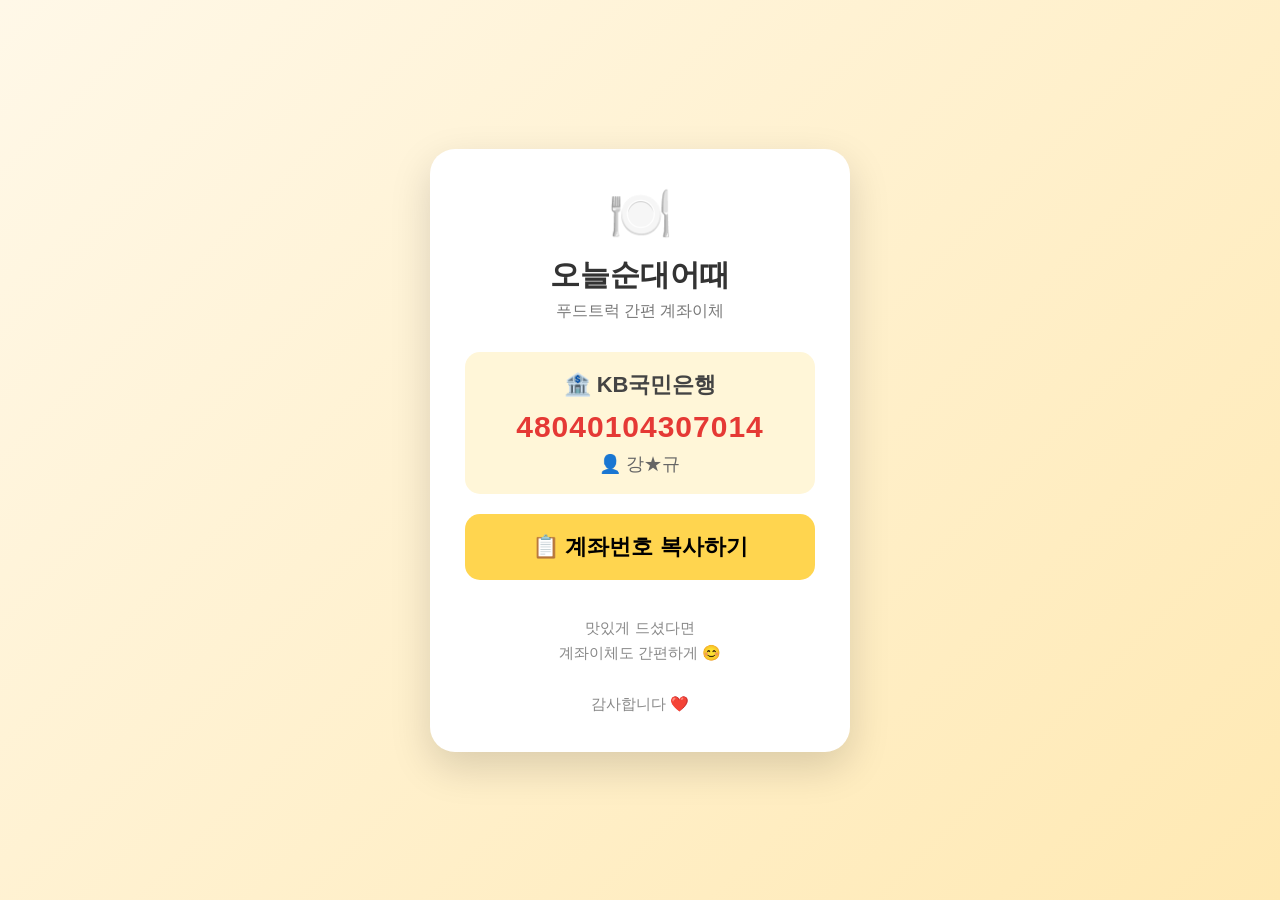
<file: Foodtruck/index.html>
<!DOCTYPE html>
<html lang="ko">
<head>
<meta charset="UTF-8">
<meta name="viewport" content="width=device-width, initial-scale=1.0">
<title>오늘순대어때 - 계좌이체</title>

<style>

*{
margin:0;
padding:0;
box-sizing:border-box;
font-family:"Pretendard","Noto Sans KR",sans-serif;
}

body{

background:linear-gradient(135deg,#FFF8E8,#FFE9B3);

display:flex;

justify-content:center;

align-items:center;

min-height:100vh;

padding:20px;

}

.card{

background:#fff;

width:100%;

max-width:420px;

border-radius:25px;

padding:35px;

box-shadow:0 15px 40px rgba(0,0,0,.15);

text-align:center;

}

.logo{

font-size:52px;

margin-bottom:10px;

}

.title{

font-size:30px;

font-weight:800;

color:#333;

margin-bottom:5px;

}

.sub{

color:#777;

margin-bottom:30px;

}

.bank{

background:#FFF6D8;

padding:18px;

border-radius:15px;

margin-bottom:20px;

}

.bankname{

font-size:22px;

font-weight:700;

color:#444;

margin-bottom:10px;

}

.account{

font-size:30px;

font-weight:900;

color:#E53935;

letter-spacing:1px;

margin-bottom:8px;

word-break:break-all;

}

.owner{

font-size:18px;

color:#666;

}

button{

width:100%;

padding:18px;

font-size:22px;

font-weight:bold;

background:#FFD54F;

border:none;

border-radius:15px;

cursor:pointer;

transition:.2s;

}

button:hover{

transform:scale(1.03);

}

button:active{

transform:scale(.97);

}

.msg{

margin-top:20px;

font-size:18px;

font-weight:bold;

color:#2E7D32;

display:none;

}

.footer{

margin-top:35px;

font-size:15px;

color:#888;

line-height:1.7;

}

</style>

</head>

<body>

<div class="card">

<div class="logo">🍽️</div>

<div class="title">
오늘순대어때
</div>

<div class="sub">
푸드트럭 간편 계좌이체
</div>

<div class="bank">

<div class="bankname">
🏦 KB국민은행
</div>

<div class="account" id="acc">
48040104307014
</div>

<div class="owner">
👤 강★규
</div>

</div>

<button onclick="copyAccount()">
📋 계좌번호 복사하기
</button>

<div class="msg" id="msg">
✅ 계좌번호가 복사되었습니다.
</div>

<div class="footer">

맛있게 드셨다면<br>

계좌이체도 간편하게 😊<br><br>

감사합니다 ❤️

</div>

</div>

<script>

function copyAccount(){

navigator.clipboard.writeText("48040104307014");

document.getElementById("msg").style.display="block";

setTimeout(function(){

document.getElementById("msg").style.display="none";

},2500);

}

</script>

</body>

</html>
</file>
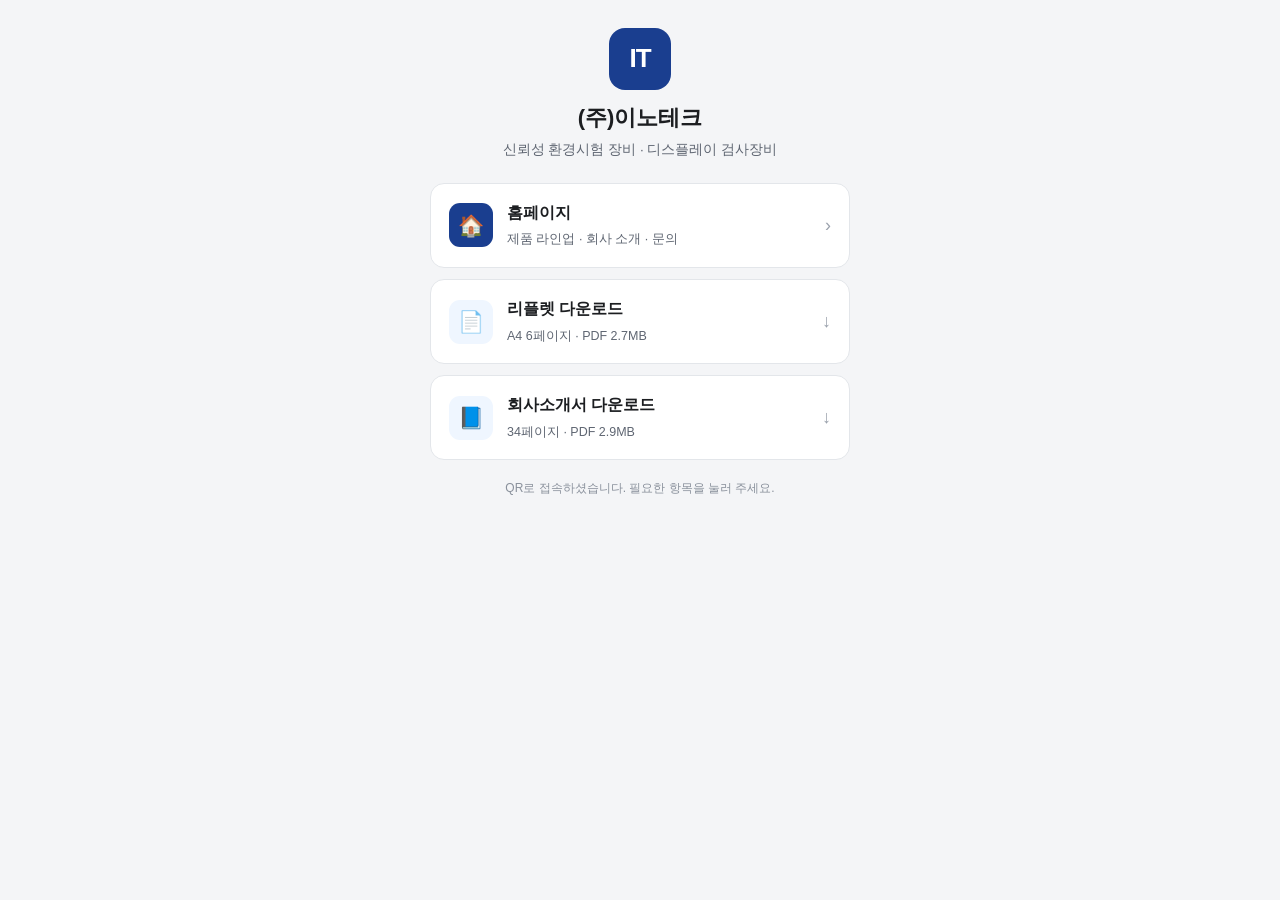
<file: innotech/index.html>
<!DOCTYPE html>
<html lang="ko">
<head>
<meta charset="UTF-8">
<meta name="viewport" content="width=device-width, initial-scale=1.0">
<meta name="robots" content="noindex,nofollow">
<title>(주)이노테크 안내</title>
<!-- QR 하나로 홈페이지·리플렛·영상을 안내한다.
     링크가 바뀌면 이 파일의 주소만 고치면 되고, 명패·스티커는 그대로 쓴다.
     홍보영상 링크가 정해지면 VIDEO_URL 자리에 넣고 아래 영상 버튼의 hidden 을 지운다. -->
<style>
* { box-sizing: border-box; margin: 0; padding: 0; }
body {
  font-family: "Pretendard", "Malgun Gothic", "Apple SD Gothic Neo", sans-serif;
  background: #f4f5f7; color: #1c1e21; line-height: 1.6;
  -webkit-font-smoothing: antialiased;
  display: flex; justify-content: center; padding: 28px 16px 48px;
}
.wrap { width: 100%; max-width: 420px; }
.head { text-align: center; margin-bottom: 22px; }
.logo {
  display: inline-flex; align-items: center; justify-content: center;
  width: 62px; height: 62px; border-radius: 16px;
  background: #1A3E8F; color: #fff; font-size: 26px; font-weight: 800;
  letter-spacing: -1px; margin-bottom: 10px;
}
h1 { font-size: 22px; font-weight: 800; }
.tag { font-size: 13.5px; color: #5f6672; margin-top: 4px; }

.card {
  display: block; text-decoration: none; color: inherit;
  background: #fff; border: 1px solid #e3e6ea; border-radius: 14px;
  padding: 16px 18px; margin-bottom: 11px;
  display: flex; align-items: center; gap: 14px;
}
.card:active { transform: scale(0.99); }
.ico {
  flex: 0 0 44px; height: 44px; border-radius: 11px;
  display: flex; align-items: center; justify-content: center; font-size: 21px;
  background: #EFF6FF;
}
.card.primary .ico { background: #1A3E8F; }
.t { flex: 1; min-width: 0; }
.t b { display: block; font-size: 16px; font-weight: 700; }
.t span { font-size: 12.5px; color: #5f6672; }
.arrow { color: #9aa1ac; font-size: 18px; }

.note {
  margin-top: 18px; font-size: 12px; color: #8a919c; text-align: center; line-height: 1.7;
}
[hidden] { display: none !important; }
</style>
</head>
<body>
<div class="wrap">

  <div class="head">
    <div class="logo">IT</div>
    <h1>(주)이노테크</h1>
    <p class="tag">신뢰성 환경시험 장비 · 디스플레이 검사장비</p>
  </div>

  <a class="card primary" href="http://www.innotech2013.com">
    <div class="ico">🏠</div>
    <div class="t"><b>홈페이지</b><span>제품 라인업 · 회사 소개 · 문의</span></div>
    <div class="arrow">›</div>
  </a>

  <a class="card" href="innotech-leaflet.pdf" download="이노테크_리플렛.pdf">
    <div class="ico">📄</div>
    <div class="t"><b>리플렛 다운로드</b><span>A4 6페이지 · PDF 2.7MB</span></div>
    <div class="arrow">↓</div>
  </a>

  <a class="card" href="innotech-profile.pdf" download="이노테크_회사소개서.pdf">
    <div class="ico">📘</div>
    <div class="t"><b>회사소개서 다운로드</b><span>34페이지 · PDF 2.9MB</span></div>
    <div class="arrow">↓</div>
  </a>

  <!-- 홍보영상: 링크가 정해지면 href 를 채우고 hidden 을 지운다 -->
  <a class="card" id="video" href="VIDEO_URL" hidden>
    <div class="ico">▶️</div>
    <div class="t"><b>회사 홍보영상</b><span>재생하기</span></div>
    <div class="arrow">›</div>
  </a>

  <p class="note">
    QR로 접속하셨습니다. 필요한 항목을 눌러 주세요.
  </p>

</div>
</body>
</html>
</file>
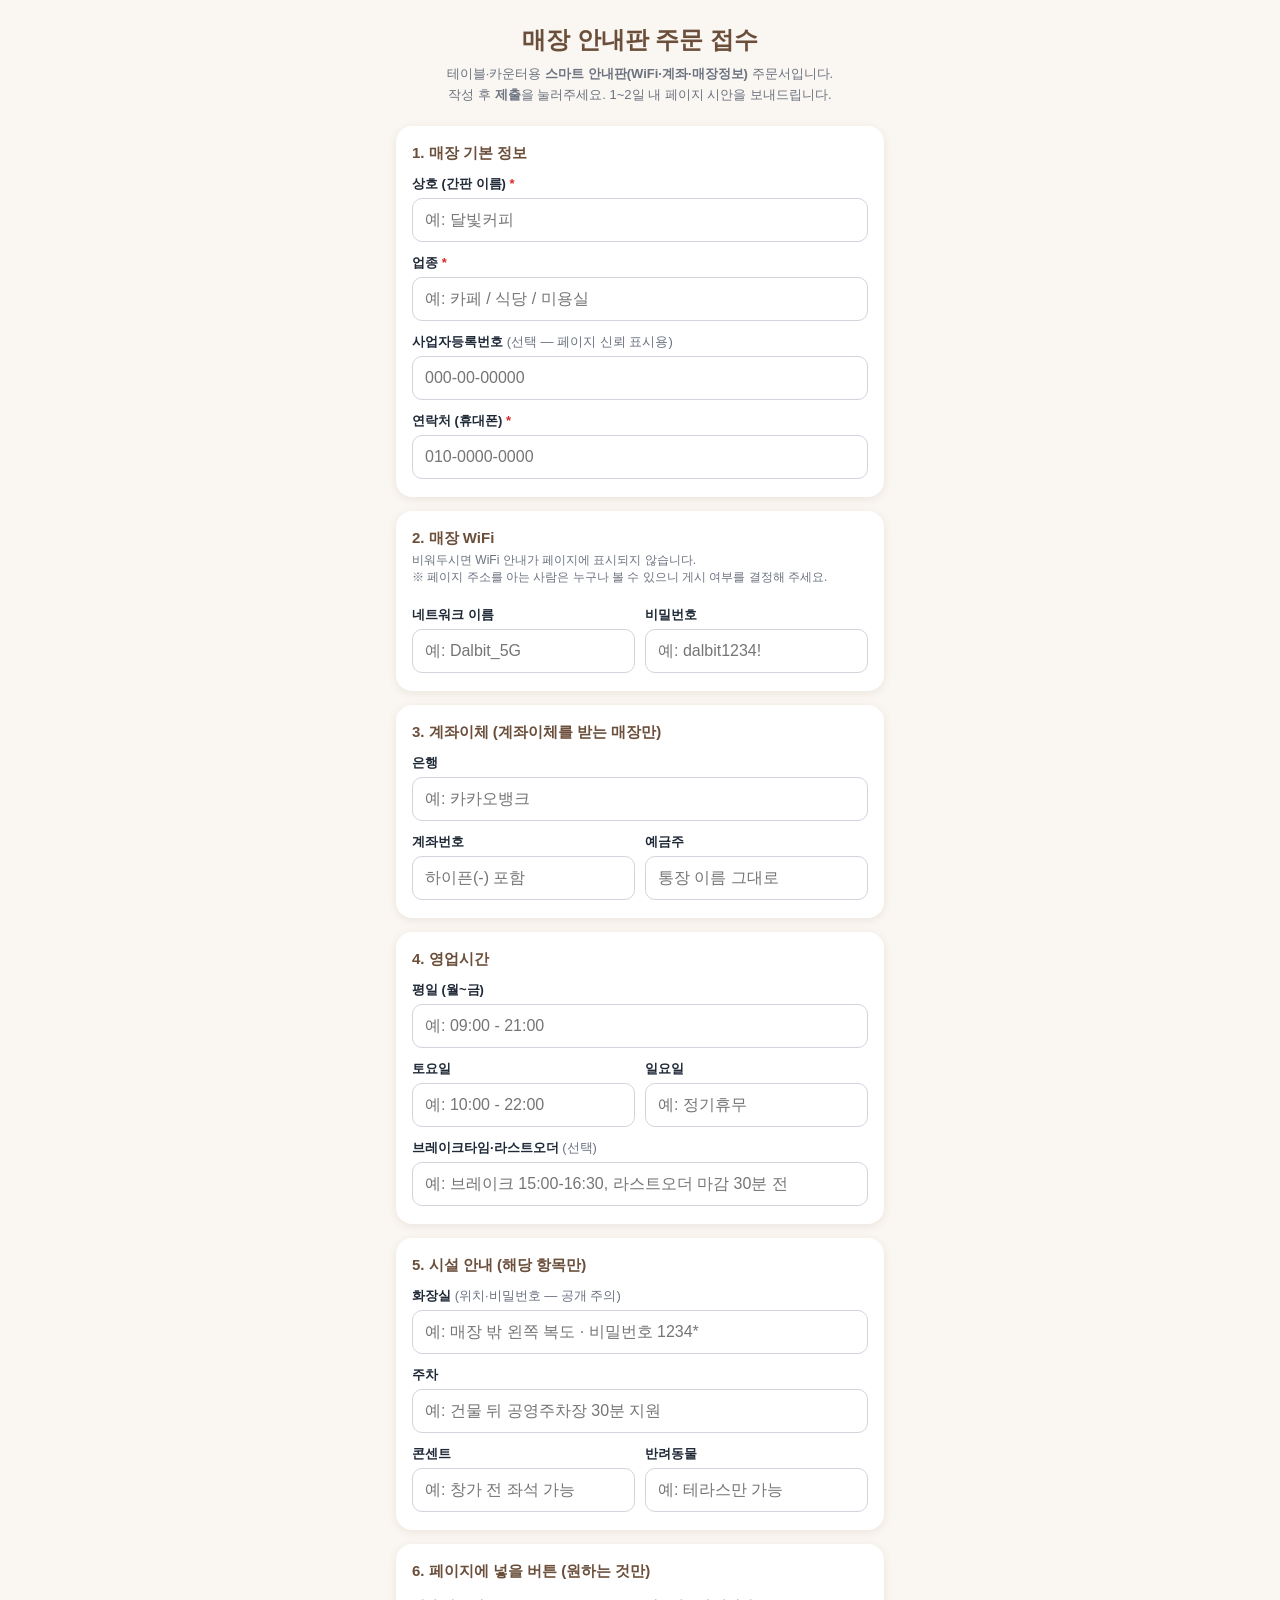
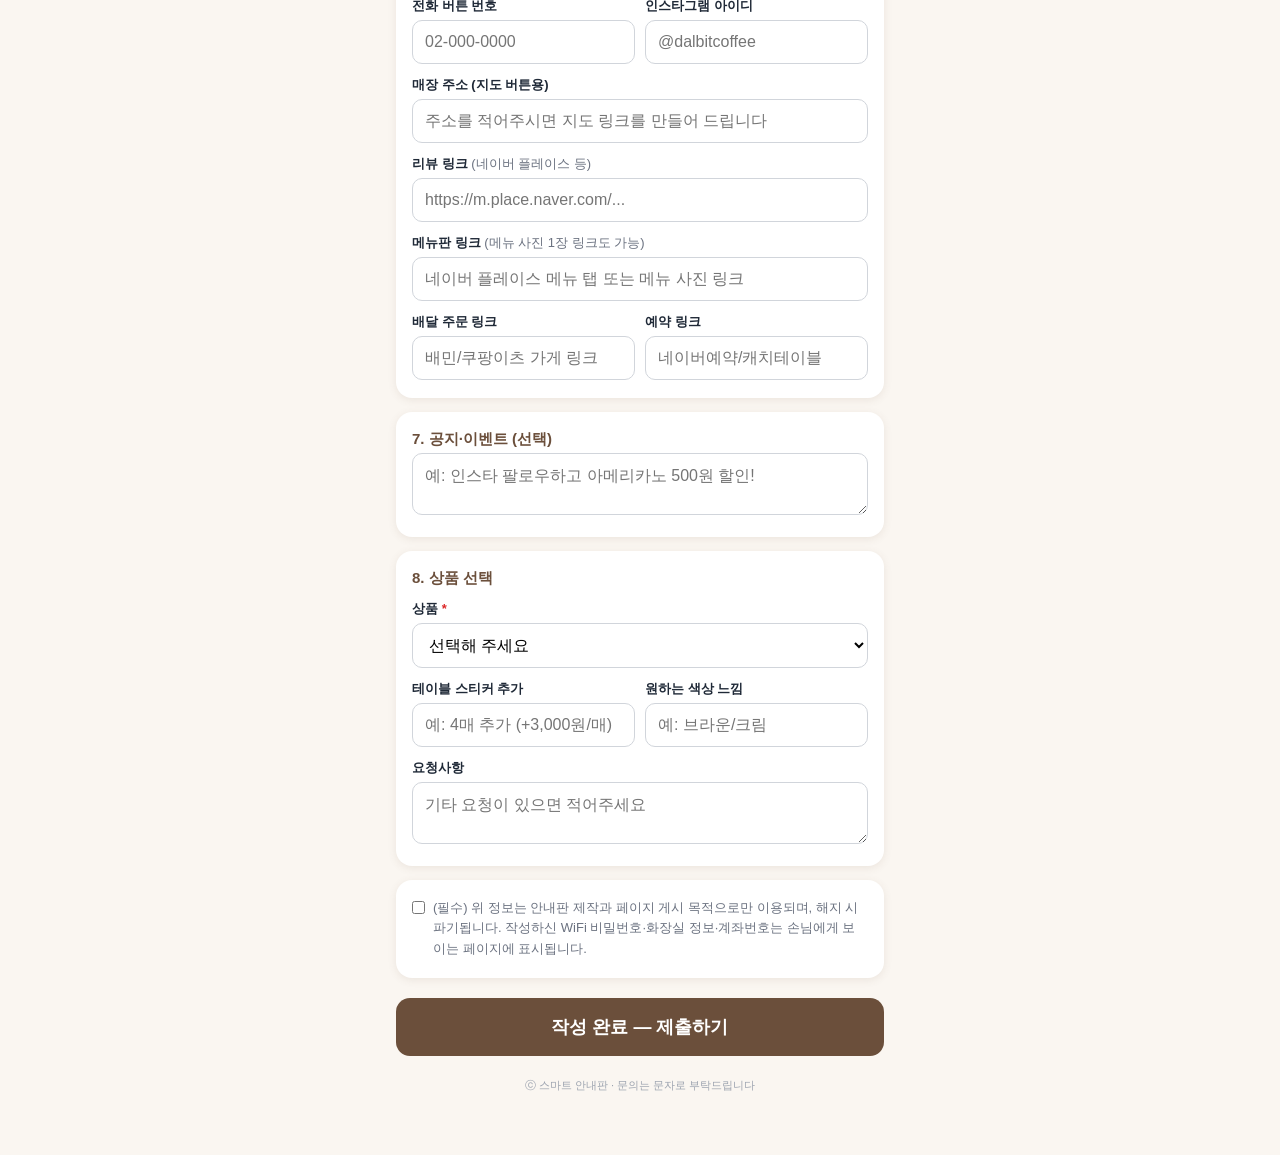
<file: order/index.html>
<!DOCTYPE html>
<html lang="ko">
<head>
<meta charset="UTF-8">
<meta name="viewport" content="width=device-width, initial-scale=1.0">
<title>매장 안내판 주문 접수</title>
<style>
  :root { --brand:#6B4F3B; --brand-dark:#55402F; --ink:#1F2937; --sub:#6B7280;
          --bg:#FAF6F1; --card:#FFFFFF; --ok:#16A34A; --warn:#DC2626; }
  * { margin:0; padding:0; box-sizing:border-box; }
  body { font-family:-apple-system,BlinkMacSystemFont,"Malgun Gothic","Noto Sans KR",sans-serif;
         background:var(--bg); color:var(--ink); max-width:520px; margin:0 auto; padding:24px 16px 60px; }
  h1 { font-size:24px; text-align:center; color:var(--brand); }
  .sub { text-align:center; font-size:13px; color:var(--sub); margin:8px 0 20px; line-height:1.6; }
  .section { background:var(--card); border-radius:16px; padding:18px 16px; margin-bottom:14px;
             box-shadow:0 2px 8px rgba(107,79,59,.10); }
  .section h2 { font-size:15px; color:var(--brand); margin-bottom:4px; }
  .section .desc { font-size:12px; color:var(--sub); margin-bottom:8px; }
  label { display:block; font-size:13px; font-weight:700; margin:12px 0 5px; }
  label .req { color:var(--warn); }
  label .opt { color:var(--sub); font-weight:400; }
  input, select, textarea { width:100%; padding:12px; font-size:16px; border:1.5px solid #D1D5DB;
    border-radius:10px; background:#fff; font-family:inherit; }
  input:focus, select:focus, textarea:focus { outline:none; border-color:var(--brand); }
  .grid2 { display:grid; grid-template-columns:1fr 1fr; gap:0 10px; }
  .agree { display:flex; gap:8px; align-items:flex-start; font-size:12.5px; color:var(--sub); line-height:1.6; }
  .agree input { width:auto; margin-top:3px; }
  .submit-btn { width:100%; padding:17px; font-size:18px; font-weight:800; color:#fff;
    background:var(--brand); border:none; border-radius:14px; cursor:pointer; margin-top:6px; }
  .submit-btn:active { background:var(--brand-dark); }
  #result { display:none; }
  #result.show { display:block; }
  .done-box { background:#F0FDF4; border:1.5px solid var(--ok); border-radius:16px; padding:18px 16px; }
  .done-box h2 { color:var(--ok); font-size:16px; margin-bottom:8px; }
  .done-box p { font-size:13px; color:var(--sub); line-height:1.7; margin-bottom:12px; }
  .send-btn { display:block; width:100%; text-align:center; padding:15px; margin-top:8px;
    font-size:16px; font-weight:800; border-radius:12px; text-decoration:none; cursor:pointer; border:none; }
  .send-sms { background:var(--ok); color:#fff; }
  .send-copy { background:#fff; color:var(--ink); border:1.5px solid #D1D5DB; }
  footer { text-align:center; font-size:11px; color:#9CA3AF; margin-top:20px; line-height:1.7; }
</style>
</head>
<body>

  <h1>매장 안내판 주문 접수</h1>
  <p class="sub">테이블·카운터용 <b>스마트 안내판(WiFi·계좌·매장정보)</b> 주문서입니다.<br>
  작성 후 <b>제출</b>을 눌러주세요. 1~2일 내 페이지 시안을 보내드립니다.</p>

  <form id="orderForm">
    <div class="section">
      <h2>1. 매장 기본 정보</h2>
      <label>상호 (간판 이름) <span class="req">*</span></label>
      <input name="상호" required placeholder="예: 달빛커피">
      <label>업종 <span class="req">*</span></label>
      <input name="업종" required placeholder="예: 카페 / 식당 / 미용실">
      <label>사업자등록번호 <span class="opt">(선택 — 페이지 신뢰 표시용)</span></label>
      <input name="사업자등록번호" placeholder="000-00-00000" inputmode="numeric">
      <label>연락처 (휴대폰) <span class="req">*</span></label>
      <input name="연락처" required placeholder="010-0000-0000" inputmode="tel">
    </div>

    <div class="section">
      <h2>2. 매장 WiFi</h2>
      <div class="desc">비워두시면 WiFi 안내가 페이지에 표시되지 않습니다.<br>
      ※ 페이지 주소를 아는 사람은 누구나 볼 수 있으니 게시 여부를 결정해 주세요.</div>
      <div class="grid2">
        <div><label>네트워크 이름</label><input name="와이파이이름" placeholder="예: Dalbit_5G"></div>
        <div><label>비밀번호</label><input name="와이파이비번" placeholder="예: dalbit1234!"></div>
      </div>
    </div>

    <div class="section">
      <h2>3. 계좌이체 <span class="opt">(계좌이체를 받는 매장만)</span></h2>
      <label>은행</label>
      <input name="은행" placeholder="예: 카카오뱅크">
      <div class="grid2">
        <div><label>계좌번호</label><input name="계좌번호" placeholder="하이픈(-) 포함"></div>
        <div><label>예금주</label><input name="예금주" placeholder="통장 이름 그대로"></div>
      </div>
    </div>

    <div class="section">
      <h2>4. 영업시간</h2>
      <label>평일 (월~금)</label>
      <input name="평일영업" placeholder="예: 09:00 - 21:00">
      <div class="grid2">
        <div><label>토요일</label><input name="토요일영업" placeholder="예: 10:00 - 22:00"></div>
        <div><label>일요일</label><input name="일요일영업" placeholder='예: 정기휴무'></div>
      </div>
      <label>브레이크타임·라스트오더 <span class="opt">(선택)</span></label>
      <input name="브레이크타임" placeholder="예: 브레이크 15:00-16:30, 라스트오더 마감 30분 전">
    </div>

    <div class="section">
      <h2>5. 시설 안내 <span class="opt">(해당 항목만)</span></h2>
      <label>화장실 <span class="opt">(위치·비밀번호 — 공개 주의)</span></label>
      <input name="화장실" placeholder="예: 매장 밖 왼쪽 복도 · 비밀번호 1234*">
      <label>주차</label>
      <input name="주차" placeholder="예: 건물 뒤 공영주차장 30분 지원">
      <div class="grid2">
        <div><label>콘센트</label><input name="콘센트" placeholder="예: 창가 전 좌석 가능"></div>
        <div><label>반려동물</label><input name="반려동물" placeholder="예: 테라스만 가능"></div>
      </div>
    </div>

    <div class="section">
      <h2>6. 페이지에 넣을 버튼 <span class="opt">(원하는 것만)</span></h2>
      <div class="grid2">
        <div><label>전화 버튼 번호</label><input name="전화버튼" placeholder="02-000-0000" inputmode="tel"></div>
        <div><label>인스타그램 아이디</label><input name="인스타" placeholder="@dalbitcoffee"></div>
      </div>
      <label>매장 주소 (지도 버튼용)</label>
      <input name="주소" placeholder="주소를 적어주시면 지도 링크를 만들어 드립니다">
      <label>리뷰 링크 <span class="opt">(네이버 플레이스 등)</span></label>
      <input name="리뷰링크" placeholder="https://m.place.naver.com/...">
      <label>메뉴판 링크 <span class="opt">(메뉴 사진 1장 링크도 가능)</span></label>
      <input name="메뉴판링크" placeholder="네이버 플레이스 메뉴 탭 또는 메뉴 사진 링크">
      <div class="grid2">
        <div><label>배달 주문 링크</label><input name="배달링크" placeholder="배민/쿠팡이츠 가게 링크"></div>
        <div><label>예약 링크</label><input name="예약링크" placeholder="네이버예약/캐치테이블"></div>
      </div>
    </div>

    <div class="section">
      <h2>7. 공지·이벤트 <span class="opt">(선택)</span></h2>
      <textarea name="공지" rows="2" placeholder="예: 인스타 팔로우하고 아메리카노 500원 할인!"></textarea>
    </div>

    <div class="section">
      <h2>8. 상품 선택</h2>
      <label>상품 <span class="req">*</span></label>
      <select name="상품" required>
        <option value="">선택해 주세요</option>
        <option>매장 패키지 (39,900원 — 테이블 스티커 4매 + 스탠드 + WiFi QR)</option>
        <option>3종 세트 (29,900원)</option>
        <option>스타터 (12,000원)</option>
      </select>
      <div class="grid2">
        <div><label>테이블 스티커 추가</label><input name="추가스티커" placeholder="예: 4매 추가 (+3,000원/매)"></div>
        <div><label>원하는 색상 느낌</label><input name="색상" placeholder="예: 브라운/크림"></div>
      </div>
      <label>요청사항</label>
      <textarea name="요청사항" rows="2" placeholder="기타 요청이 있으면 적어주세요"></textarea>
    </div>

    <div class="section">
      <div class="agree">
        <input type="checkbox" id="agree" required>
        <label for="agree" style="margin:0; font-weight:400;">
          (필수) 위 정보는 안내판 제작과 페이지 게시 목적으로만 이용되며, 해지 시 파기됩니다.
          작성하신 WiFi 비밀번호·화장실 정보·계좌번호는 손님에게 보이는 페이지에 표시됩니다.
        </label>
      </div>
    </div>

    <button type="submit" class="submit-btn">작성 완료 — 제출하기</button>
  </form>

  <div id="result">
    <div class="done-box">
      <h2 id="doneTitle">✓ 작성 내용이 정리되었습니다</h2>
      <p id="doneDesc">아래 버튼을 누르면 작성 내용이 담긴 <b>문자 화면이 자동으로 열립니다</b>.
         그대로 전송 버튼만 눌러주시면 접수 완료입니다.<br>
         (문자가 안 열리면 "내용 복사"를 눌러 카카오톡으로 보내주세요)</p>
      <a class="send-btn send-sms" id="smsBtn">📩 문자로 보내기</a>
      <button class="send-btn send-copy" id="copyBtn">📋 내용 복사 (카톡에 붙여넣기)</button>
    </div>
  </div>

  <footer>ⓒ 스마트 안내판 · 문의는 문자로 부탁드립니다</footer>

<script>
  // ★★★ 운영자 설정 ★★★
  // 1) 휴대폰 번호 (문자 폴백용)
  var OWNER_PHONE = '010-2520-8634';
  // 2) Formspree 엔드포인트 — formspree.io 가입 → New Form 생성 → 엔드포인트 주소를 붙여넣으세요.
  //    예: 'https://formspree.io/f/abcdwxyz'  (비워두면 기존 문자/복사 방식으로 작동)
  var FORMSPREE_ENDPOINT = 'https://formspree.io/f/xbdnlwbv';

  var composed = '';

  function showResult(autoSent) {
    if (autoSent) {
      document.getElementById('doneTitle').textContent = '✓ 접수가 완료되었습니다';
      document.getElementById('doneDesc').innerHTML =
        '작성 내용이 <b>자동으로 전송</b>되었습니다. 1~2일 내 페이지 시안을 보내드립니다.<br>' +
        '따로 하실 일은 없지만, 급하시면 아래 버튼으로 문자도 보내실 수 있습니다.';
    }
    document.getElementById('orderForm').style.display = 'none';
    document.getElementById('result').classList.add('show');
    window.scrollTo({ top: 0, behavior: 'smooth' });
  }

  document.getElementById('orderForm').addEventListener('submit', function (e) {
    e.preventDefault();
    var fd = new FormData(e.target);
    var lines = ['[매장 안내판 주문 접수]'];
    fd.forEach(function (v, k) { if (v && String(v).trim()) lines.push(k + ' : ' + String(v).trim()); });
    lines.push('동의 : 개인정보 수집·이용 동의함');
    lines.push('접수일 : ' + new Date().toLocaleDateString('ko-KR'));
    composed = lines.join('\n');

    var isIOS = /iPhone|iPad|iPod/.test(navigator.userAgent);
    var sep = isIOS ? '&' : '?';
    document.getElementById('smsBtn').href =
      'sms:' + OWNER_PHONE.replace(/-/g, '') + sep + 'body=' + encodeURIComponent(composed);

    // Formspree 자동 전송 (설정 시). 실패하면 문자/복사 폴백 화면으로.
    if (FORMSPREE_ENDPOINT) {
      var btn = document.querySelector('.submit-btn');
      btn.disabled = true; btn.textContent = '전송 중...';
      fetch(FORMSPREE_ENDPOINT, {
        method: 'POST',
        headers: { 'Accept': 'application/json', 'Content-Type': 'application/json' },
        body: JSON.stringify({ 상호: fd.get('상호') || '', 연락처: fd.get('연락처') || '', 접수내용: composed })
      }).then(function (r) {
        showResult(r.ok);
      }).catch(function () {
        showResult(false);
      });
    } else {
      showResult(false);
    }
  });

  document.getElementById('copyBtn').addEventListener('click', function () {
    var btn = this;
    function ok() { btn.textContent = '✓ 복사 완료 — 카톡에 붙여넣어 보내주세요'; }
    if (navigator.clipboard && window.isSecureContext) {
      navigator.clipboard.writeText(composed).then(ok);
    } else {
      var ta = document.createElement('textarea');
      ta.value = composed; ta.style.position = 'fixed'; ta.style.opacity = '0';
      document.body.appendChild(ta); ta.select();
      try { document.execCommand('copy'); ok(); } catch (e) { alert('복사가 지원되지 않는 기기입니다.'); }
      document.body.removeChild(ta);
    }
  });
</script>
</body>
</html>
</file>
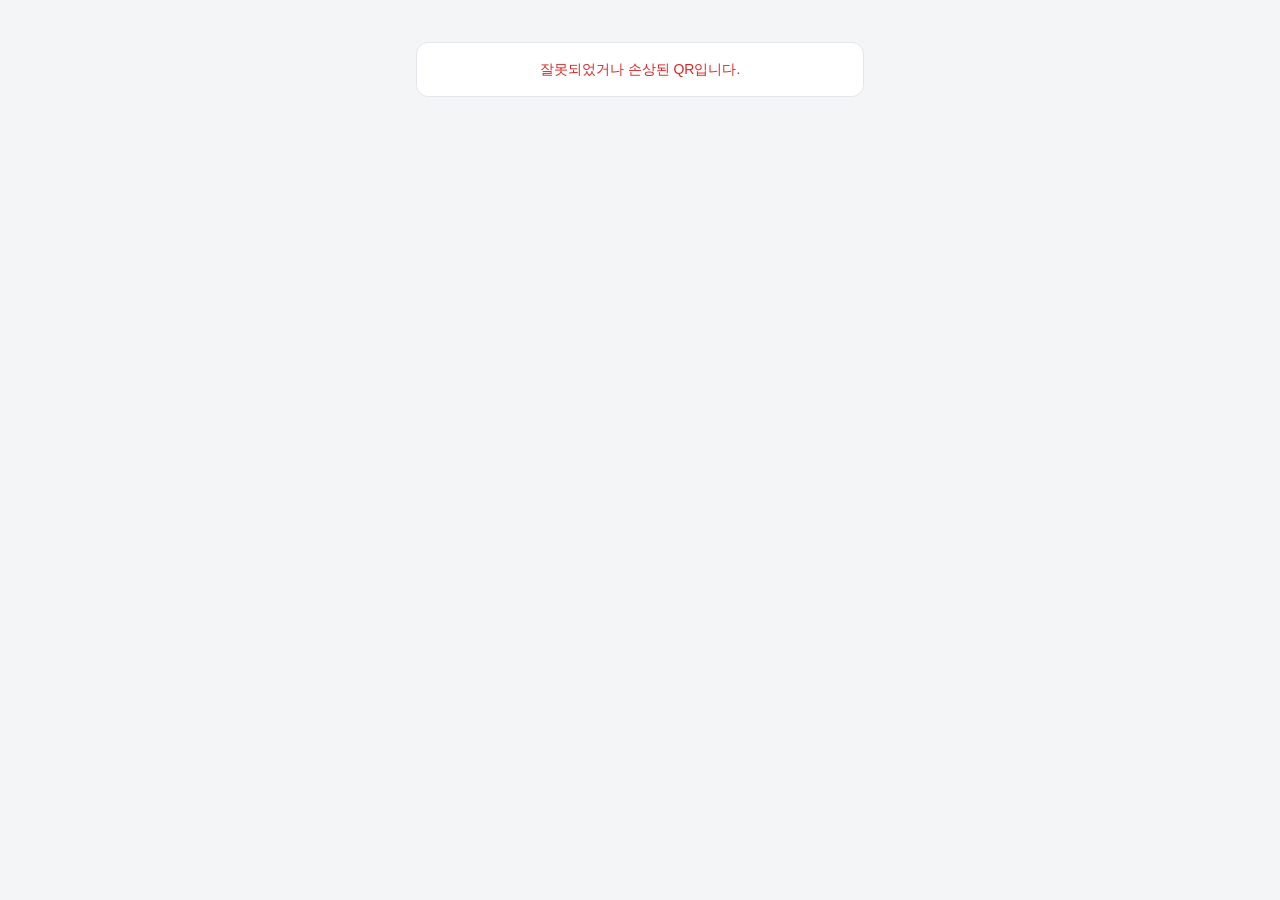
<file: qr-info/view.html>
<!DOCTYPE html>
<html lang="ko">
<head>
<meta charset="UTF-8">
<meta name="viewport" content="width=device-width, initial-scale=1.0">
<meta name="robots" content="noindex,nofollow">
<title>안내</title>
<link rel="stylesheet" href="style.css">
</head>
<body>
<div class="wrap view">
  <div id="viewLoading" class="card center">불러오는 중…</div>
  <div id="viewError" class="card center error" hidden>잘못되었거나 손상된 QR입니다.</div>
  <div id="viewContent" hidden></div>
</div>
<script src="script.js"></script>
</body>
</html>
</file>
<file: qr-info/style.css>
* { box-sizing: border-box; margin: 0; padding: 0; }

body {
  font-family: "Pretendard", "Apple SD Gothic Neo", "Malgun Gothic", sans-serif;
  background: #f4f5f7;
  color: #1c1e21;
  line-height: 1.5;
  -webkit-font-smoothing: antialiased;
}

.wrap {
  max-width: 480px;
  margin: 0 auto;
  padding: 24px 16px 48px;
}

h1 { font-size: 22px; margin-bottom: 6px; }
.sub { font-size: 13px; color: #5f6672; margin-bottom: 20px; }

.card {
  background: #fff;
  border: 1px solid #e3e6ea;
  border-radius: 12px;
  padding: 16px;
  margin-bottom: 12px;
}

.check {
  display: flex;
  align-items: center;
  gap: 8px;
  font-size: 16px;
  font-weight: 600;
  cursor: pointer;
}
.check input { width: 18px; height: 18px; accent-color: #2563eb; }

.fs { border: none; margin-top: 12px; display: flex; flex-direction: column; gap: 10px; }
.fs[hidden] { display: none; }

label { display: block; font-size: 13px; color: #444a54; font-weight: 500; }

input[type="text"] {
  display: block;
  width: 100%;
  margin-top: 4px;
  padding: 10px 12px;
  font-size: 15px;
  border: 1px solid #cdd2d9;
  border-radius: 8px;
  background: #fff;
  color: #1c1e21;
}
input[type="text"]:focus { outline: 2px solid #2563eb; border-color: #2563eb; }

.hint { font-size: 12px; color: #8a919c; margin-top: 6px; }

button {
  font-family: inherit;
  font-size: 15px;
  font-weight: 600;
  padding: 12px 16px;
  border: 1px solid #cdd2d9;
  border-radius: 10px;
  background: #fff;
  color: #1c1e21;
  cursor: pointer;
}
button:active { transform: scale(0.98); }

button.primary {
  width: 100%;
  background: #2563eb;
  border-color: #2563eb;
  color: #fff;
  margin-top: 8px;
}

.error { color: #dc2626; font-size: 14px; margin-top: 10px; }

#result { margin-top: 20px; }

.qrbox {
  background: #fff;
  border: 1px solid #e3e6ea;
  border-radius: 12px;
  padding: 20px;
  text-align: center;
}
.qrbox canvas { max-width: 100%; height: auto; }
.purpose { font-size: 15px; font-weight: 700; margin-top: 8px; }

.btnrow { display: flex; gap: 8px; margin-top: 12px; }
.btnrow button { flex: 1; }

.deploy { margin-top: 10px; padding: 10px 14px; border-radius: 8px; font-size: 13px; line-height: 1.6; }
.deploy.ok { background: #F0FDF4; border: 1px solid #BBF7D0; color: #15803d; }
.deploy.warn { background: #FEF2F2; border: 1px solid #FECACA; color: #B91C1C; }
.deploy.checking { background: #EFF6FF; border: 1px solid #BFDBFE; color: #1D4ED8; }

.urlbox { margin-top: 12px; font-size: 12px; color: #5f6672; }
.urlbox p { word-break: break-all; margin-top: 6px; background: #fff; border: 1px solid #e3e6ea; border-radius: 8px; padding: 10px; }

/* ---- view.html ---- */
.view { padding-top: 32px; }
.center { text-align: center; }

.info-card {
  background: #fff;
  border: 1px solid #e3e6ea;
  border-radius: 14px;
  padding: 20px;
  margin-bottom: 14px;
}
.info-card h2 {
  font-size: 14px;
  color: #5f6672;
  font-weight: 600;
  margin-bottom: 10px;
  display: flex;
  align-items: center;
  gap: 6px;
}
.info-main {
  font-size: 22px;
  font-weight: 700;
  word-break: break-all;
  font-variant-numeric: tabular-nums;
}
.info-sub { font-size: 14px; color: #444a54; margin-top: 4px; }

.info-card button.copy {
  width: 100%;
  margin-top: 14px;
  background: #2563eb;
  border-color: #2563eb;
  color: #fff;
}
.info-card button.copy.done { background: #16a34a; border-color: #16a34a; }

.info-card a.linkbtn {
  display: block;
  text-align: center;
  margin-top: 10px;
  padding: 13px 16px;
  background: #2563eb;
  color: #fff;
  text-decoration: none;
  font-size: 15px;
  font-weight: 700;
  border-radius: 10px;
}
.info-card a.linkbtn:active { transform: scale(0.98); }

.toilet-pw {
  font-size: 44px;
  font-weight: 800;
  letter-spacing: 4px;
  text-align: center;
  padding: 12px 0;
  font-variant-numeric: tabular-nums;
  word-break: break-all;
}
</file>
